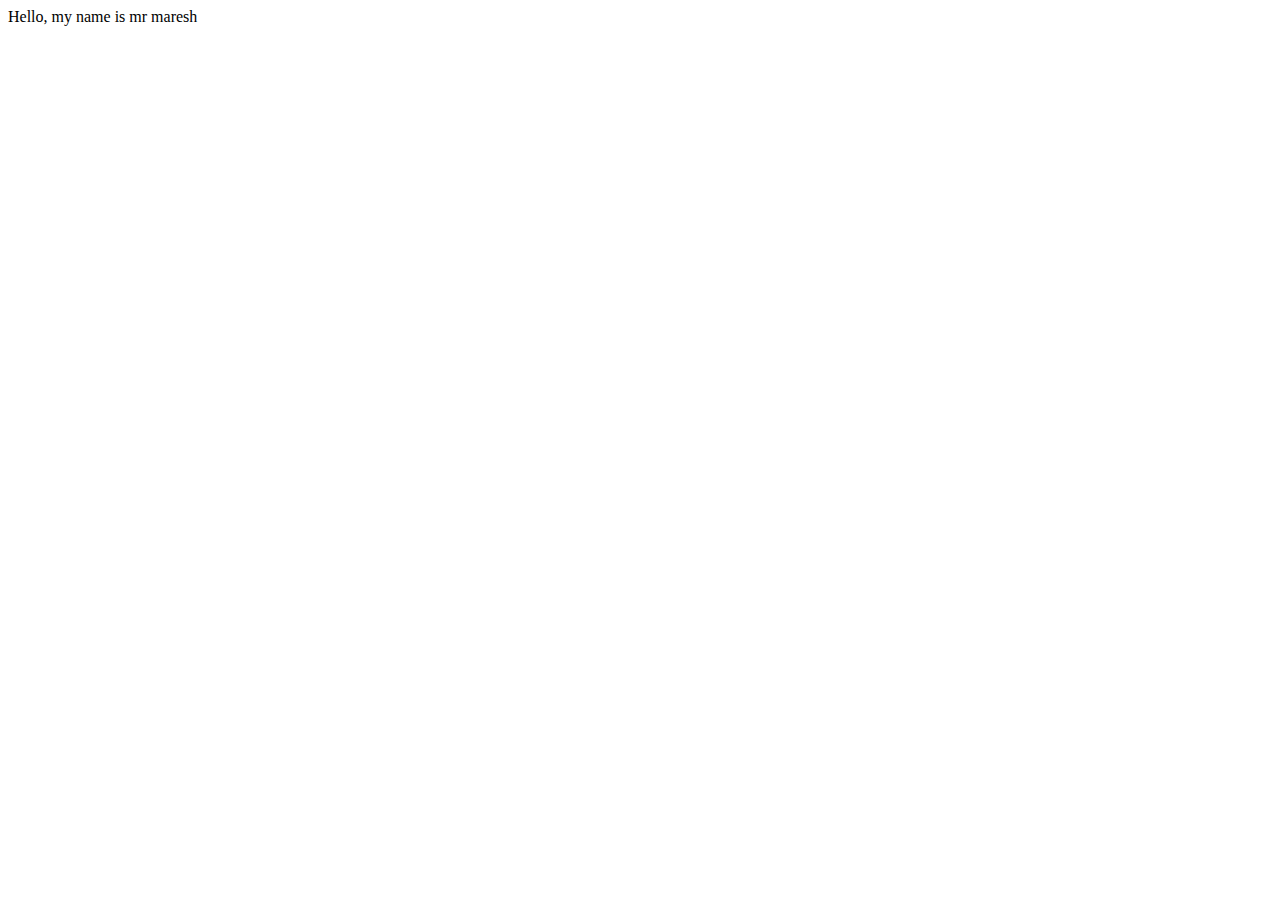
<file: index.html>
<!DOCTYPE html>
<html lang="en">

<head>
    <meta charset="UTF-8">
    <meta name="viewport" content="width=device-width, initial-scale=1.0">
    <title>Home Page</title>
</head>

<body>
Hello, my name is mr maresh
</body>

</html>
</file>
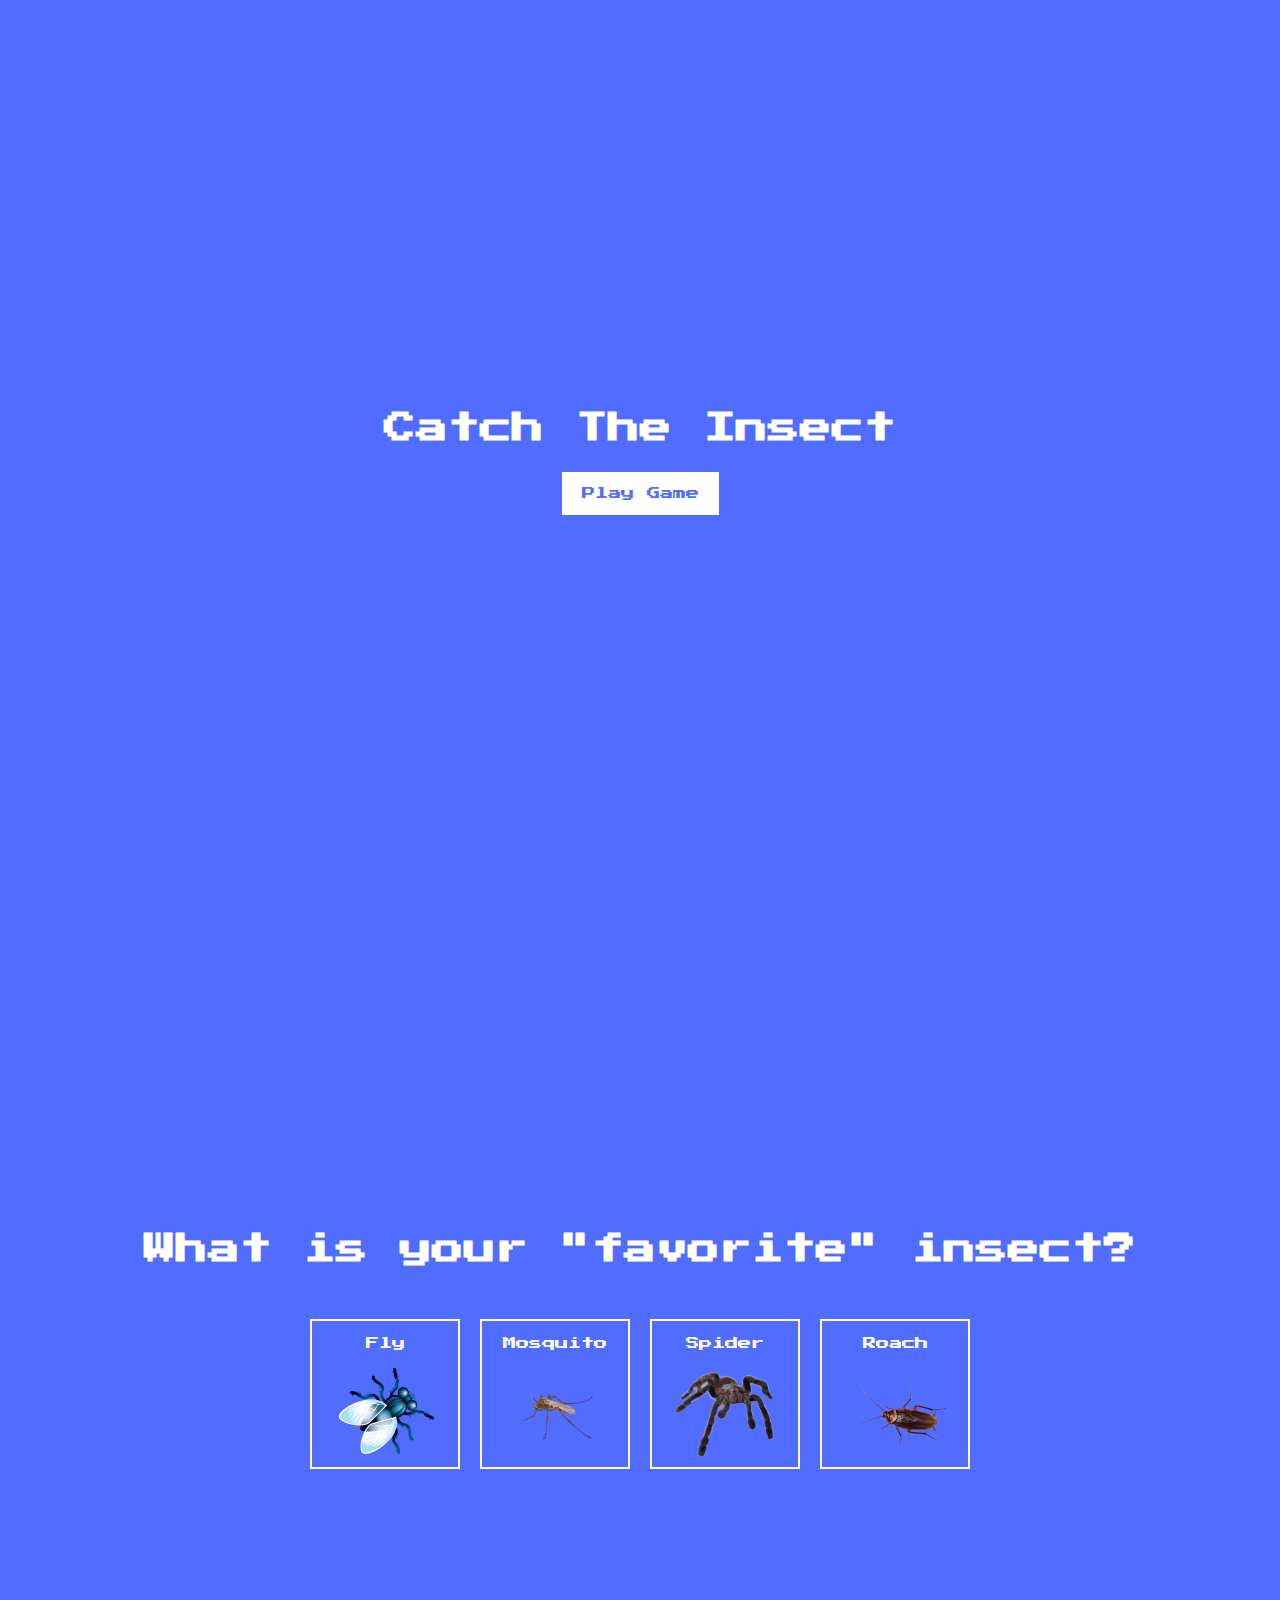
<file: insect.html>
<!DOCTYPE html>
<html lang="en">
<head>
  <meta charset="UTF-8">
  <meta name="viewport" content="width=device-width, initial-scale=1.0">
  <title>Catch The Insect</title>
  <link rel="stylesheet" href="css/insect.css">
</head>
<body>
  <div class="screen" id="screen1">
    <h1>Catch The Insect</h1>
    <button class="btn" id="start-btn">Play Game</button>
  </div>

  <div class="screen" id="screen2">
    <h1>What is your "favorite" insect?</h1>
    <ul class="insects-list">
      <li>
        <button class="choose-insect-btn">
          <p>Fly</p>
          <img src="images/fly.png" alt="fly">
        </button>
      </li>
      <li>
        <button class="choose-insect-btn">
          <p>Mosquito</p>
          <img src="images/mosquito.png" alt="mosquito">
        </button>
      </li>
      <li>
        <button class="choose-insect-btn">
          <p>Spider</p>
          <img src="images/spider.png" alt="spider">
        </button>
      </li>
      <li>
        <button class="choose-insect-btn">
          <p>Roach</p>
          <img src="images/roach.png" alt="roach">
        </button>
      </li>
    </ul>
  </div>

  <div class="screen game-container" id="game-container">
    <h3 class="time" id="time">Time: 00:00</h3>
    <h3 id="score" class="score">Score: 0</h3>
    <h5 id="message" class="message">
      Are you annoyed yet? <br>
      You are playing an impossible game!!
    </h5>
  </div>
</body>
<script src="js/insect.js"></script>
</html>
</file>
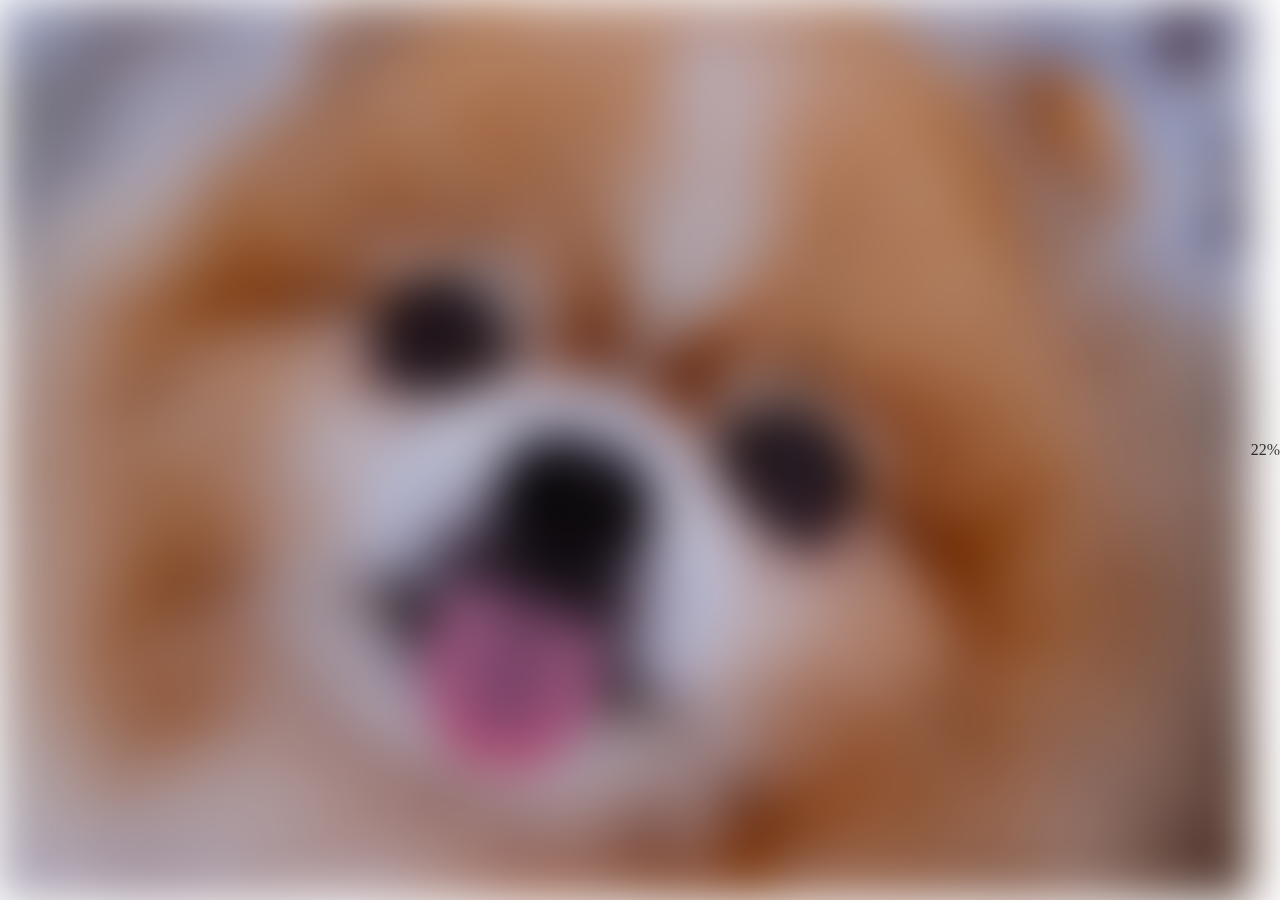
<file: loading.html>
<!DOCTYPE HTML>
<html lang="en">
    <head>
        <title>Loading</title>
        <link rel="stylesheet" href="css/loading.css">
    </head>

    <body>
        <div class="bg"></div>
        <div class= "loading-text">0%</div>
    </body>

    <script src="js/loading.js"></script>
</html>
</file>
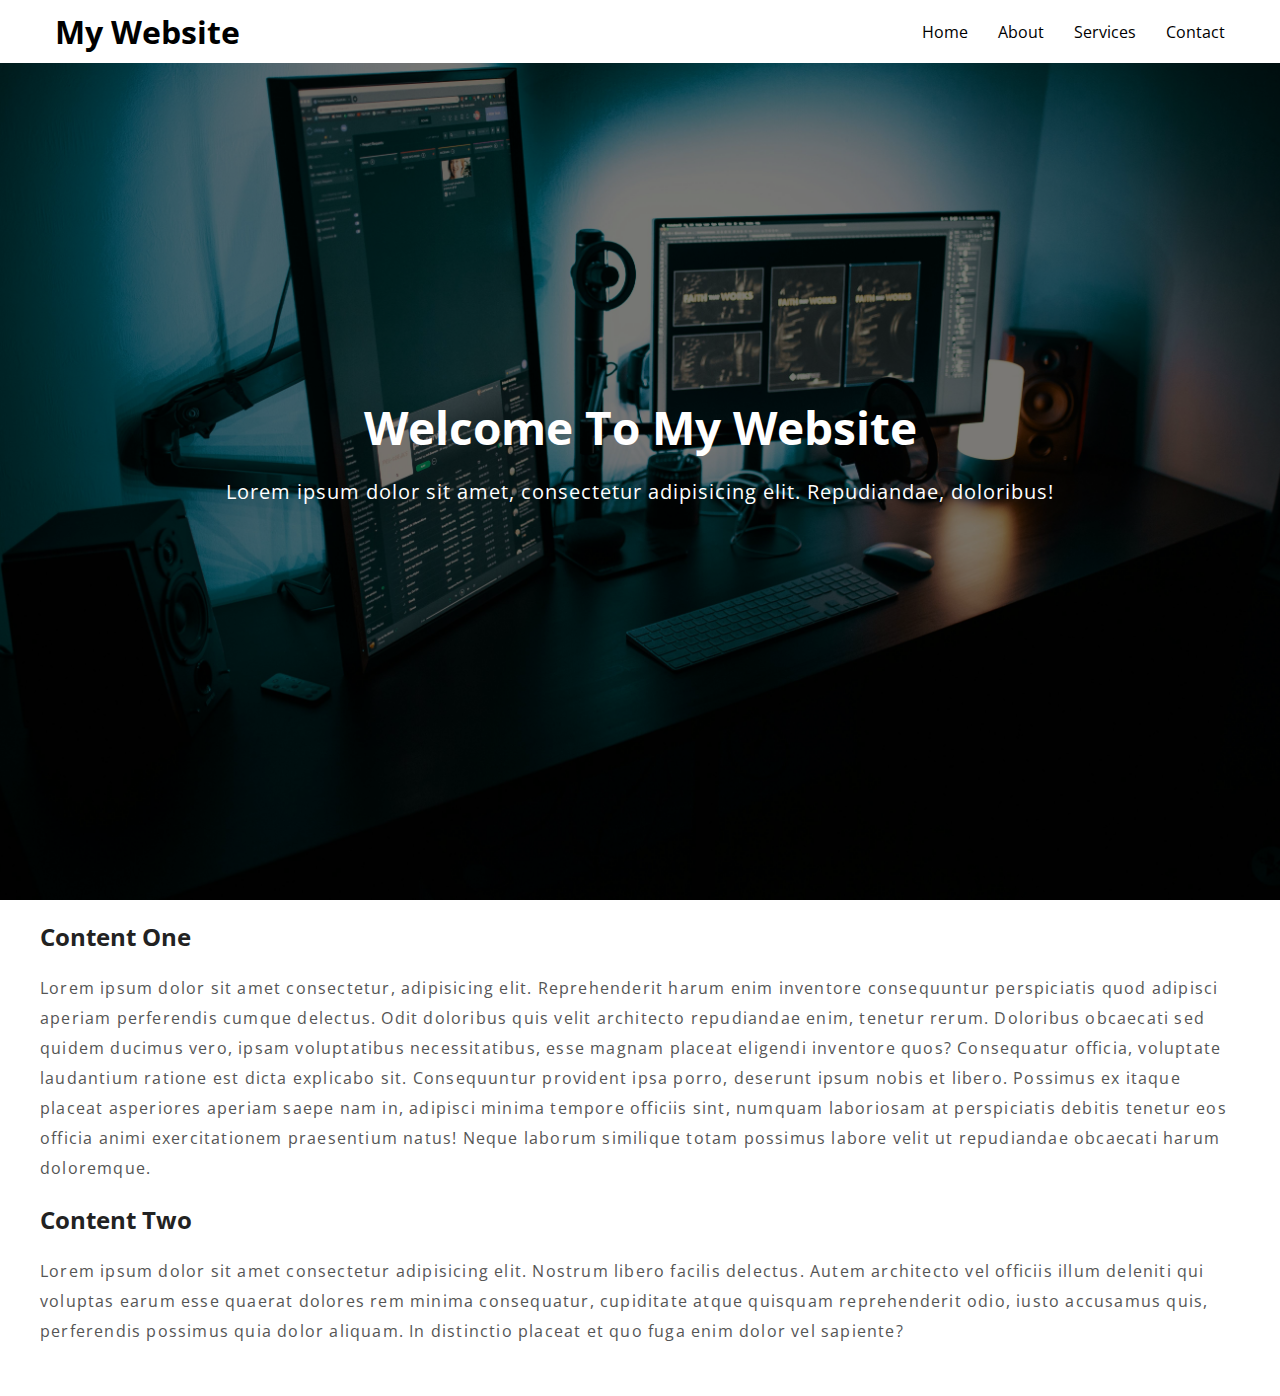
<file: navigation.html>
<!DOCTYPE html>
<html lang="en">
<head>
  <meta charset="UTF-8">
  <meta name="viewport" content="width=device-width, initial-scale=1.0">
  <title>Navigation</title>
  <link rel="stylesheet" href="css/navigation.css">
</head>
<body>
<nav class="nav active">
  <div class="container">
    <h1 class="logo"><a href="navigation.html">My Website</a></h1>
    <ul>
      <li><a href="#" class="current">Home</a></li>
      <li><a href="#">About</a></li>
      <li><a href="#">Services</a></li>
      <li><a href="#">Contact</a></li>
    </ul>
  </div>
</nav>

<div class="hero">
  <div class="container">
    <h1>Welcome To My Website</h1>
    <p>Lorem ipsum dolor sit amet, consectetur adipisicing elit. Repudiandae, doloribus!</p>
  </div>
</div>

<section class="container content">
  <h2>Content One</h2>
  <p>Lorem ipsum dolor sit amet consectetur, adipisicing elit. Reprehenderit harum enim inventore consequuntur perspiciatis quod adipisci aperiam perferendis cumque delectus. Odit doloribus quis velit architecto repudiandae enim, tenetur rerum. Doloribus obcaecati sed quidem ducimus vero, ipsam voluptatibus necessitatibus, esse magnam placeat eligendi inventore quos? Consequatur officia, voluptate laudantium ratione est dicta explicabo sit. Consequuntur provident ipsa porro, deserunt ipsum nobis et libero. Possimus ex itaque placeat asperiores aperiam saepe nam in, adipisci minima tempore officiis sint, numquam laboriosam at perspiciatis debitis tenetur eos officia animi exercitationem praesentium natus! Neque laborum similique totam possimus labore velit ut repudiandae obcaecati harum doloremque.</p>

  <h3>Content Two</h3>
  <p>Lorem ipsum dolor sit amet consectetur adipisicing elit. Nostrum libero facilis delectus. Autem architecto vel officiis illum deleniti qui voluptas earum esse quaerat dolores rem minima consequatur, cupiditate atque quisquam reprehenderit odio, iusto accusamus quis, perferendis possimus quia dolor aliquam. In distinctio placeat et quo fuga enim dolor vel sapiente?</p>
</section>
</body>
<script src="js/navigation.js"></script>
</html>
</file>
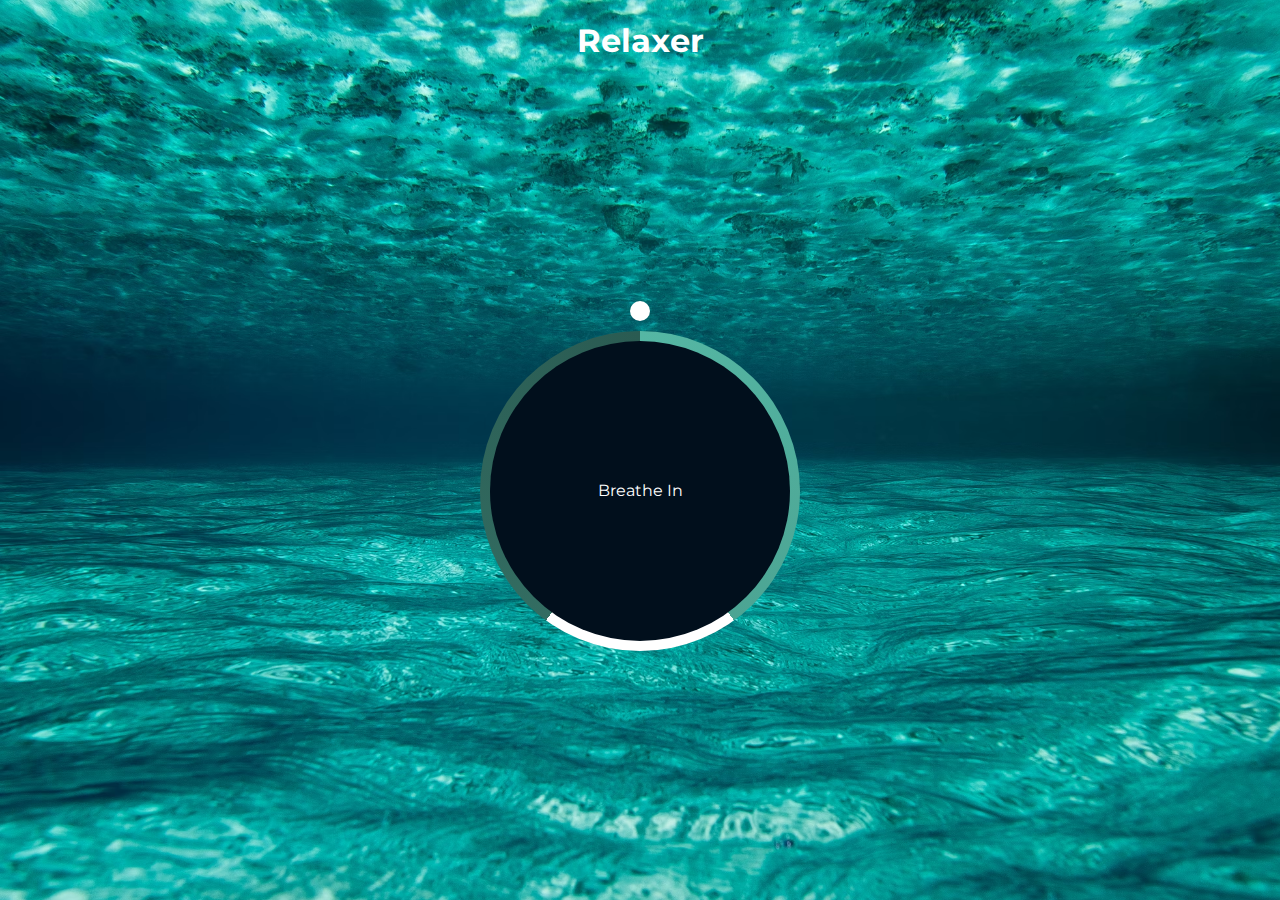
<file: relaxer.html>
<!DOCTYPE html>
<html lang="en">
<head>
    <meta charset="UTF-8">
    <meta name="viewport" content="width=device-width, initial-scale=1.0">
    <title>Relaxer</title>
    <link rel="stylesheet" href="css/relaxer.css">
</head>
<body>
    <h1>Relaxer</h1>

    <div class="container" id="container">
        <div class="circle"></div>

        <p id="text">Breath In</p>

        <div class="pointer-container">
            <span class="pointer"></span>
        </div>

        <div class="gradient-circle"></div>
    </div>
    <script src="js/relaxer.js"></script>
</body>
</html>
</file>
<file: css/insect.css>
@import url('https://fonts.googleapis.com/css?family=Press+Start+2P&display=swap');

* {
  box-sizing: border-box;
}

body {
  background-color: #516dff;
  color: #fff;
  font-family: 'Press Start 2P', sans-serif;
  height: 100vh;
  overflow: hidden;
  margin: 0;
  text-align: center;
}

a {
  color: #fff;
}

h1 {
  line-height: 1.4;
}

.btn {
  border: 0;
  background-color: #fff;
  color: #516dff;
  padding: 15px 20px;
  font-family: inherit;
  cursor: pointer;
}

.btn:hover {
  opacity: 0.9;
}

.btn:focus {
  outline: 0;
}

.screen {
  display: flex;
  flex-direction: column;
  align-items: center;
  justify-content: center;
  height: 100vh;
  width: 100vw;
  transition: margin 0.5s ease-out;
}

.screen.up {
  margin-top: -100vh;
}

.insects-list {
  display: flex;
  flex-wrap: wrap;
  justify-content: center;
  list-style-type: none;
  padding: 0;
}

.insects-list li {
  margin: 10px;
}

.choose-insect-btn {
  background-color: transparent;
  border: 2px solid #fff;
  color: #fff;
  cursor: pointer;
  font-family: inherit;
  width: 150px;
  height: 150px;
}

.choose-insect-btn:hover {
  background-color: #fff;
  color: #516dff;
}

.choose-insect-btn:active {
  background-color: rgba(255, 255, 255, 0.7);
}

.choose-insect-btn img {
  width: 100px;
  height: 100px;
  object-fit: contain;
}

.game-container {
  position: relative;
}

.time,
.score {
  position: absolute;
  top: 20px;
}

.time {
  left: 20px;
}

.score {
  right: 20px;
}

.message {
  line-height: 1.7;
  background-color: rgba(0, 0, 0, 0.5);
  width: 100%;
  padding: 20px;
  z-index: 100;
  text-align: center;
  opacity: 0;
  position: absolute;
  top: 0;
  left: 50%;
  transform: translate(-50%, -150%);
  transition: transform 0.4s ease-in;
}

.message.visible {
  transform: translate(-50%, 150%);
  opacity: 1;
}

.insect {
  cursor: pointer;
  display: flex;
  align-items: center;
  justify-content: center;
  width: 100px;
  height: 100px;
  position: absolute;
  transform: translate(-50%, -50%) scale(1);
  transition: transform 0.3s ease-in-out;
}

.insect.caught {
  transform: translate(-50%, -50%) scale(0);
}

.insect img {
  width: 100px;
  height: 100px;
}
</file>
<file: css/loading.css>
* {
    box-sizing: border-box;
}

body {
    display: flex;
    height: 100vh;
    align-items: center;
    justify-content: center;
    margin: 0;
}


.bg {
    background-image: url('../images/dog.avif');
    background-size: cover;
    background-position: center;
    background-repeat: no-repeat;
    width: 100vw;
    height: 100vh;
}
</file>
<file: css/navigation.css>
@import url('https://fonts.googleapis.com/css2?family=Open+Sans:ital,wght@0,300..800;1,300..800&display=swap');

* {
  box-sizing: border-box;
  margin: 0;
  padding: 0;
}

body {
  color: #222;
  padding-bottom: 50px;
  font-family: "Open Sans", sans-serif;
}

.container {
  max-width: 1200px;
  margin: 0 auto;
}

.hero {
  background-image: url(images/computer.jpg);
  background-repeat: no-repeat;
  background-size: cover;
  background-position: bottom center;
  height: 100vh;
  color: white;
  display: flex;
  justify-content: center;
  align-items: center;
  text-align: center;
  position: relative;
  margin-bottom: 20px;
  z-index: -2;
}

.hero::before {
  content: '';
  position: absolute;
  top: 0;
  left: 0;
  width: 100%;
  height: 100%;
  background-color: rgba(0,0,0,0.5);
  z-index: -1;
}

.hero h1 {
  font-size: 46px;
  margin: 0 0 20px;
}

.hero p {
  font-size: 20px;
  letter-spacing: 1px;
}

.content h2, .content h3 {
  font-size: 150%;
  margin: 20px 0;
}

.content p {
  color: #555;
  line-height: 30px;
  letter-spacing: 1.2px;
}


.nav {
  position: fixed;
  background-color: #222;
  top: 0;
  left: 0;
  right: 0;
  transition: all 0.3s ease-in-out;
}

.nav .container {
  display: flex;
  justify-content: space-between;
  align-items: center;
  padding: 20px 0;
  transition: all 0.3s ease-in-out;
}

.nav ul {
  display: flex;
  list-style-type: none;
  align-items: center;
  justify-content: center;
}

.nav a {
  color: white;
  text-decoration: none;
  padding: 7px 15px;
  transition: all 0.3s ease-in-out;
}

.nav.active {
  background-color: white;
}

.nav.active a {
  color: black;
}

.nav.active .container {
  padding: 10px 0;
}
</file>
<file: css/relaxer.css>
@import url('https://fonts.googleapis.com/css2?family=Lato:ital,wght@0,100;0,300;0,400;0,700;0,900;1,100;1,300;1,400;1,700;1,900&family=Montserrat:ital,wght@0,100..900;1,100..900&family=Open+Sans:ital,wght@0,300..800;1,300..800&family=Poppins:ital,wght@0,100;0,200;0,300;0,400;0,500;0,600;0,700;0,800;0,900;1,100;1,200;1,300;1,400;1,500;1,600;1,700;1,800;1,900&family=Press+Start+2P&family=Roboto:ital,wght@0,100..900;1,100..900&display=swap');

* {
    box-sizing: border-box;
}

body {
    background: #224941 url('../images/ocean.avif') no-repeat center center/cover;
    color: white;
    font-family: 'Montserrat', sans-serif;
    min-height: 100vh;
    display: flex;
    flex-direction: column;
    align-items: center;
    margin: 0;
}

.container {
    display: flex;
    align-items: center;
    justify-content: center;
    margin: auto;
    height: 300px;
    width: 300px;
    position: relative;
}

.circle {
    background-color: #010f1c;
    height: 100%;
    width: 100%;
    position: absolute;
    top: 0;
    left: 0;
    z-index: -1;
    border-radius: 50%;
}

.gradient-circle {
    background: conic-gradient(
        #55b7a4 0%,
        #4ca493 40%,
        #ffffff 40%,
        #ffffff 60%,
        #336d62 60%,
        #2a5b52 100%
    );
    height: 320px;
    width: 320px;
    z-index: -2;
    border-radius: 50%;
    position: absolute;
    top: -10;
    left: 10;
}


.pointer {
    background-color: white;
    height: 20px;
    width: 20px;
    border-radius: 50%;
    display: block;
}

.pointer-container {
    position: absolute;
    top: -40px;
    left: 140px;
    width: 20px;
    height: 190px;
    animation: rotate 7.5s linear infinite;
    transform-origin: bottom center;
}

@keyframes rotate {
    from {
        transform: rotate(0deg);
    }
    to {
        transform: rotate(360deg);
    }
}

.container.grow {
    animation: grow 3s linear forwards;
}

@keyframes grow {
    from {
        transform: scale(1);
    }
    to {
        transform: scale(1.2);
    }
}

.container.shrink {
    animation: shrink 3s linear forwards;
}

@keyframes shrink {
    from {
        transform: scale(1.2);
    }
    to {
        transform: scale(1);
    }
}
</file>
